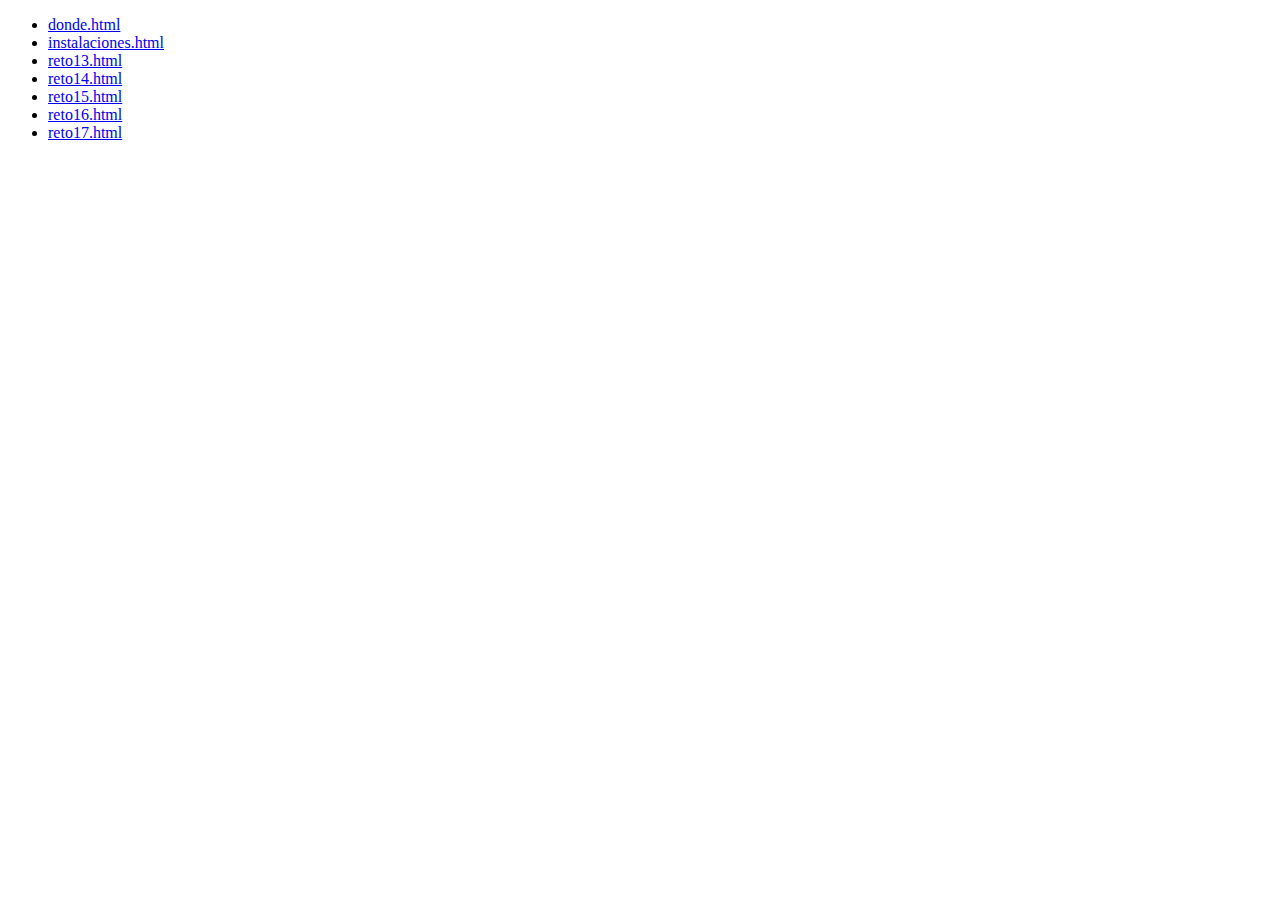
<file: index.html>
<!DOCTYPE html>
<html lang="en">
<head>
    <meta charset="UTF-8">
    <meta http-equiv="X-UA-Compatible" content="IE=edge">
    <meta name="viewport" content="width=device-width, initial-scale=1.0">
    <title>Document</title>
</head>
<body>
    <ul>
        <li><a href="./deportes/donde.html">donde.html</a></li>
        <li><a href="./deportes/instalaciones.html">instalaciones.html</a></li>
        <li><a href="./pages/reto13.html">reto13.html</a></li>
        <li><a href="./pages/reto14.html">reto14.html</a></li>
        <li><a href="./pages/reto15.html">reto15.html</a></li>
        <li><a href="./pages/reto16.html">reto16.html</a></li>
        <li><a href="./pages/reto17.html">reto17.html</a></li>
    </ul>  
</body>
</html>
</file>
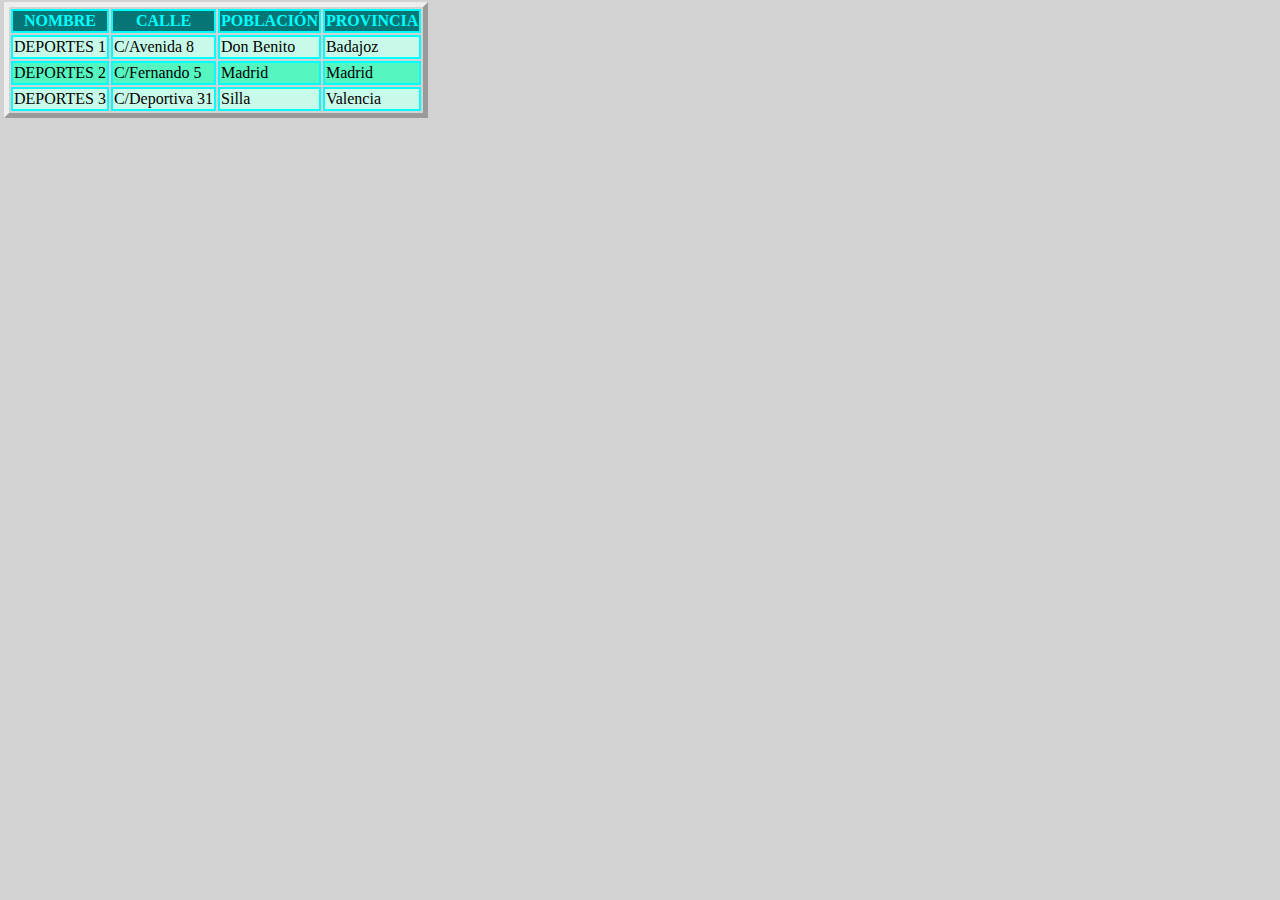
<file: deportes/donde.html>
<!DOCTYPE html>
<html lang="en">
<head>
    <meta charset="UTF-8">
    <meta http-equiv="X-UA-Compatible" content="IE=edge">
    <meta name="viewport" content="width=device-width, initial-scale=1.0">
    <title>Donde</title>
    <link rel="stylesheet" href="../css/style11.css">
</head>
<body>
    <table>
        <tr>
            <th>NOMBRE</th>
            <th>CALLE</th>
            <th>POBLACIÓN</th>
            <th>PROVINCIA</th>
        </tr>
        <tr class="pair">
            <td>DEPORTES 1</td>
            <td>C/Avenida 8</td>
            <td>Don Benito</td>
            <td>Badajoz</td>
        </tr>
        <tr class="odd">
            <td>DEPORTES 2</td>
            <td>C/Fernando 5</td>
            <td>Madrid</td>
            <td>Madrid</td>
        </tr>
        <tr class="pair">
            <td>DEPORTES 3</td>
            <td>C/Deportiva 31</td>
            <td>Silla</td>
            <td>Valencia</td>
        </tr>
    </table>
</body>
</html>
</file>
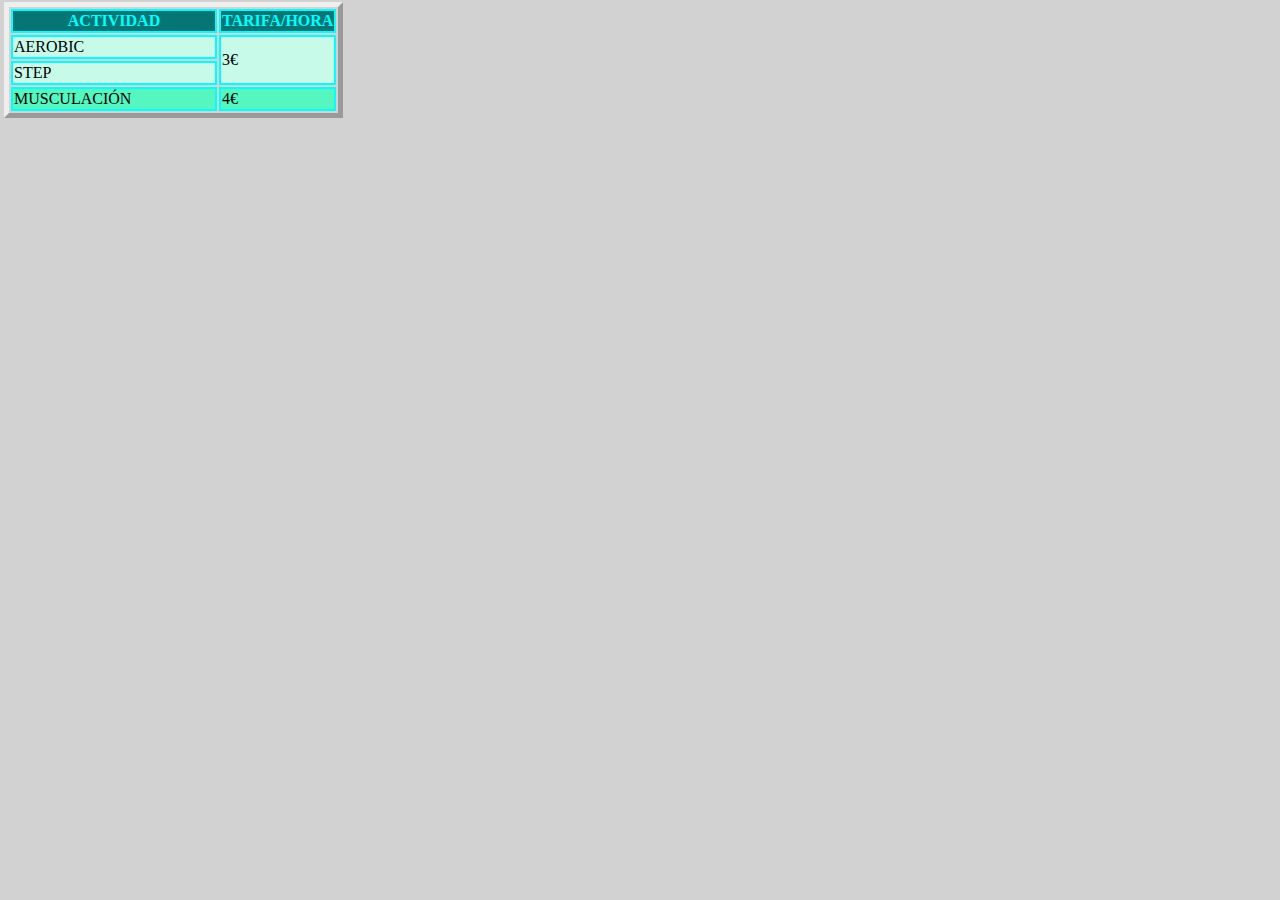
<file: deportes/instalaciones.html>
<!DOCTYPE html>
<html lang="en">
<head>
    <meta charset="UTF-8">
    <meta http-equiv="X-UA-Compatible" content="IE=edge">
    <meta name="viewport" content="width=device-width, initial-scale=1.0">
    <title>Instalaciones</title>
    <link rel="stylesheet" href="../css/style11.css">
</head>
<body>
    <table>
        <tr>
            <th class="cell-1">ACTIVIDAD</th>
            <th>TARIFA/HORA</th>
        </tr>
        <tr class="pair">
            <td class="cell-1">AEROBIC</td>
            <td rowspan="2">3€</td>
        </tr>
        <tr class="pair">
            <td>STEP</td>
        </tr>
        <tr class="odd">
            <td class="cell-1">MUSCULACIÓN</td>
            <td>4€</td>
        </tr>
    </table>
</body>
</html>
</file>
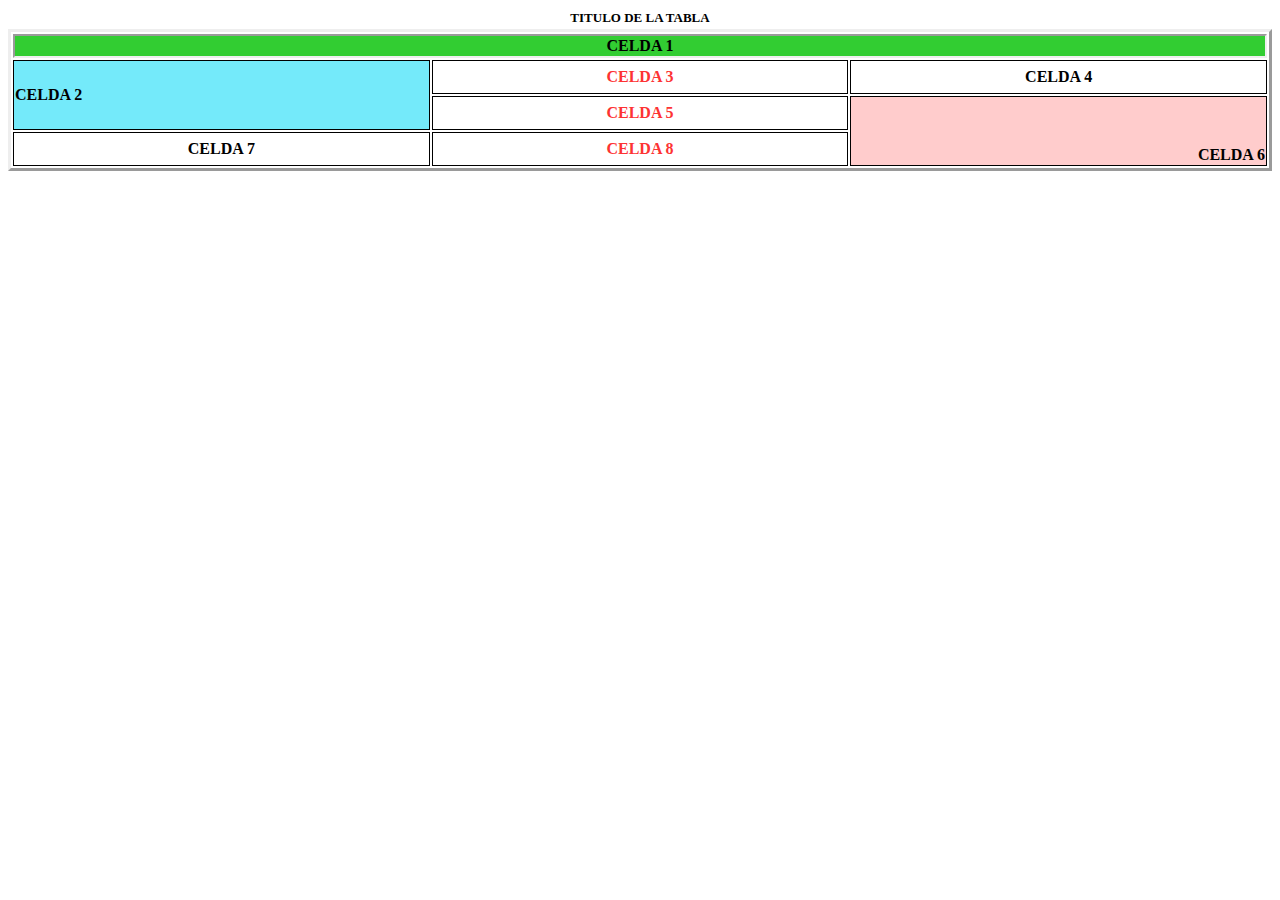
<file: pages/reto13.html>
<!DOCTYPE html>
<html lang="en">
<head>
    <meta charset="UTF-8">
    <meta http-equiv="X-UA-Compatible" content="IE=edge">
    <meta name="viewport" content="width=device-width, initial-scale=1.0">
    <title>Reto 13</title>
    <link rel="stylesheet" href="../css/style13.css">
</head>
<body>
    <h1>TITULO DE LA TABLA</h1>
    <table>
        <tr>
            <th colspan="3">CELDA 1</th>
        </tr>
        <tr>
            <td rowspan="2" id="celda-2">CELDA 2</td>
            <td class="cell-red">CELDA 3</td>
            <td>CELDA 4</td>
        </tr>
        <tr>
            <td class="cell-red">CELDA 5</td>
            <td rowspan="2" id="celda-6" class="cell-bold">CELDA 6 </td>
        </tr>
        <tr>
            <td>CELDA 7</td>
            <td class="cell-red">CELDA 8</td>
        </tr>
    </table>
</body>
</html>
</file>
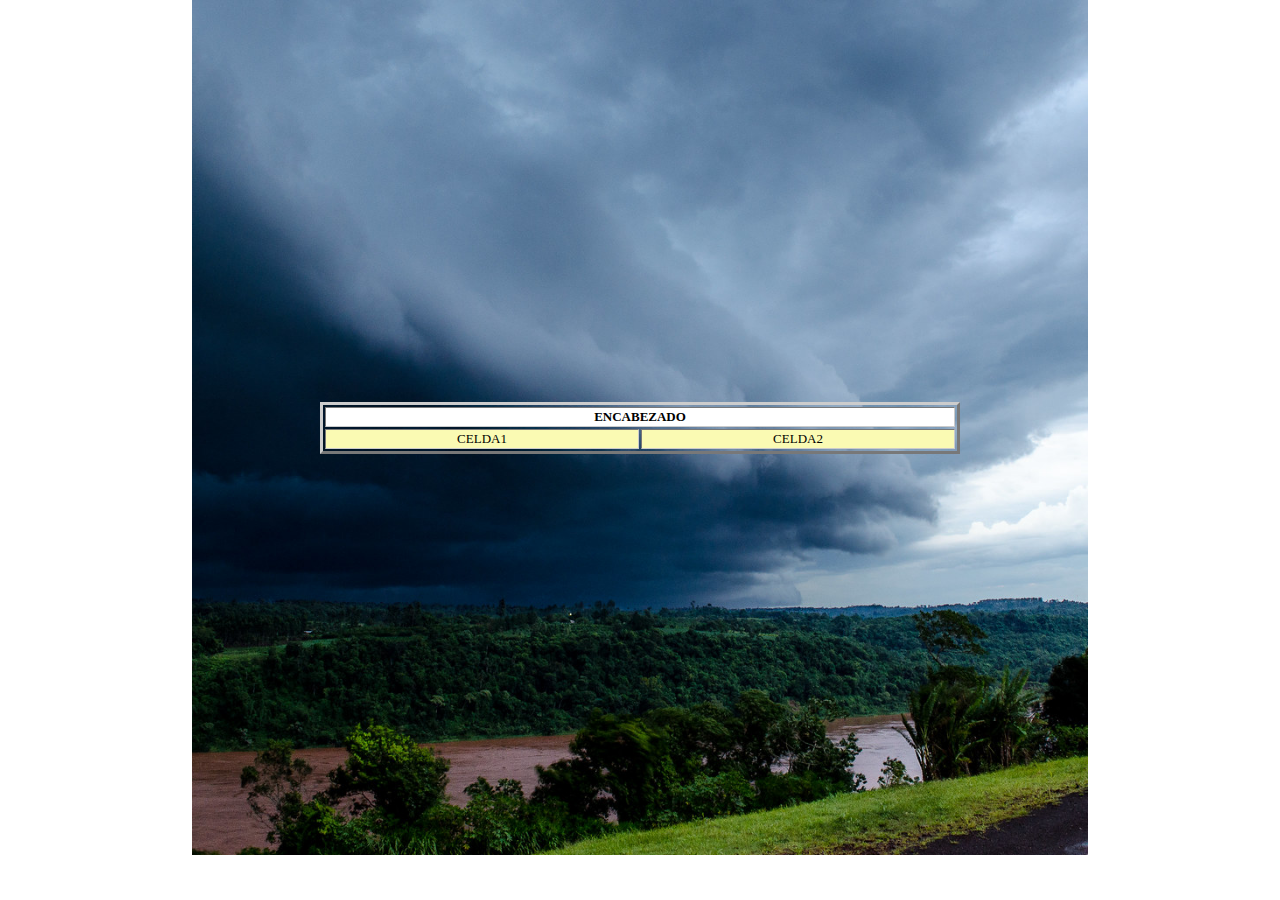
<file: pages/reto14.html>
<!DOCTYPE html>
<html lang="en">
<head>
    <meta charset="UTF-8">
    <meta http-equiv="X-UA-Compatible" content="IE=edge">
    <meta name="viewport" content="width=device-width, initial-scale=1.0">
    <title>Reto 14</title>
    <link rel="stylesheet" href="../css/style14.css">
</head>
<body>
    <div id="fondo">
        <div id="table">
            <table>
                <tr>
                    <th colspan="2">ENCABEZADO</th>
                </tr>
                <tr>
                    <td>CELDA1</td>
                    <td>CELDA2</td>
                </tr>
            </table>
        </div>
    </div>
    
</body>
</html>
</file>
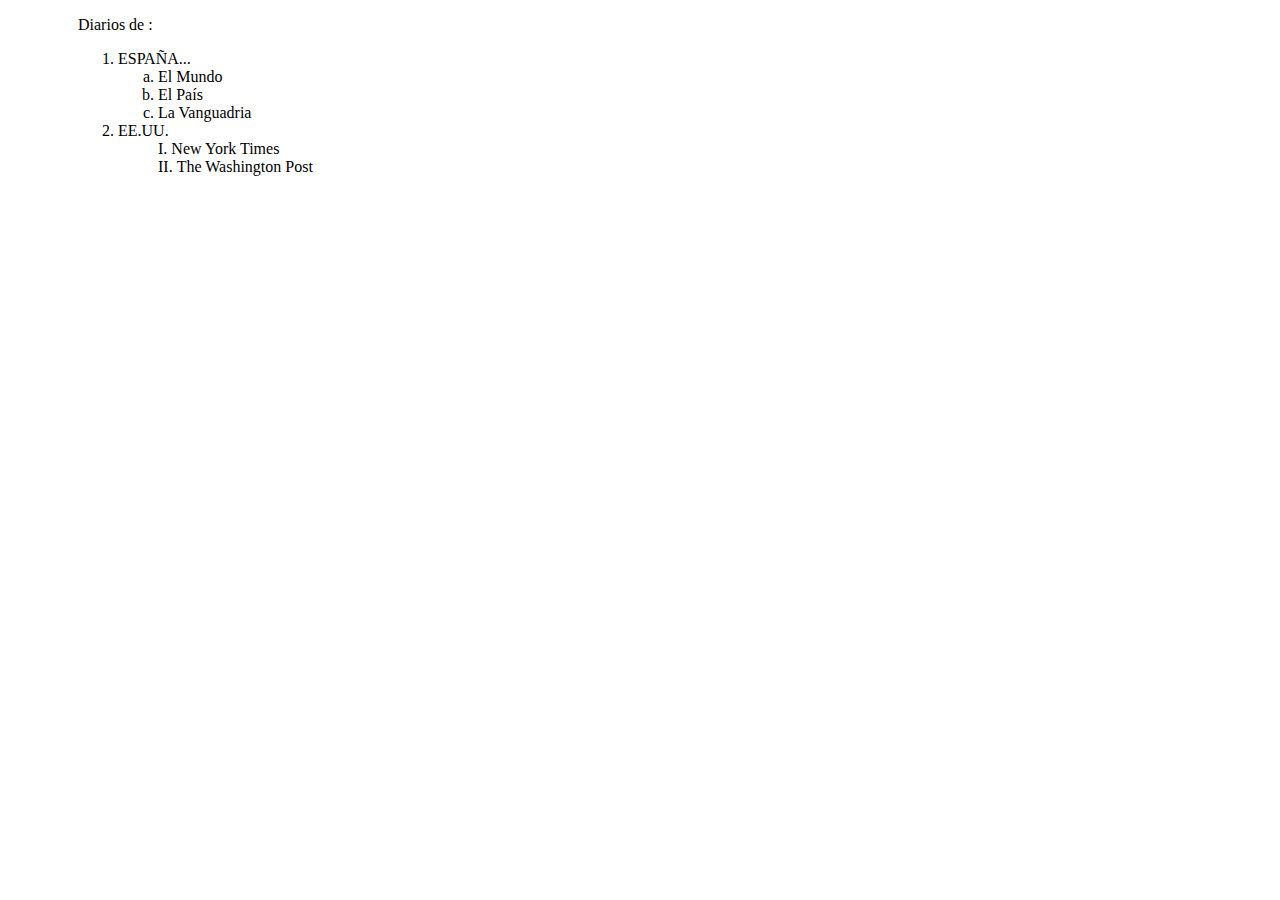
<file: pages/reto15.html>
<!DOCTYPE html>
<html lang="en">
<head>
    <meta charset="UTF-8">
    <meta http-equiv="X-UA-Compatible" content="IE=edge">
    <meta name="viewport" content="width=device-width, initial-scale=1.0">
    <title>Reto 15</title>
    <link rel="stylesheet" href="../css/style15.css">
</head>
<body>
    <p>Diarios de :</p>
        <ol class="pais">
            <li>ESPAÑA...
                <ol class="spn">
                    <li>El Mundo</li>
                    <li>El País</li>
                    <li>La Vanguadria</li>
                </ol>
            </li>
            <li>EE.UU.
                <ol class="eeuu">
                    <li> New York Times</li>
                    <li>The Washington Post</li>
                </ol>
            </li>
        </ol>
</body>
</html>
</file>
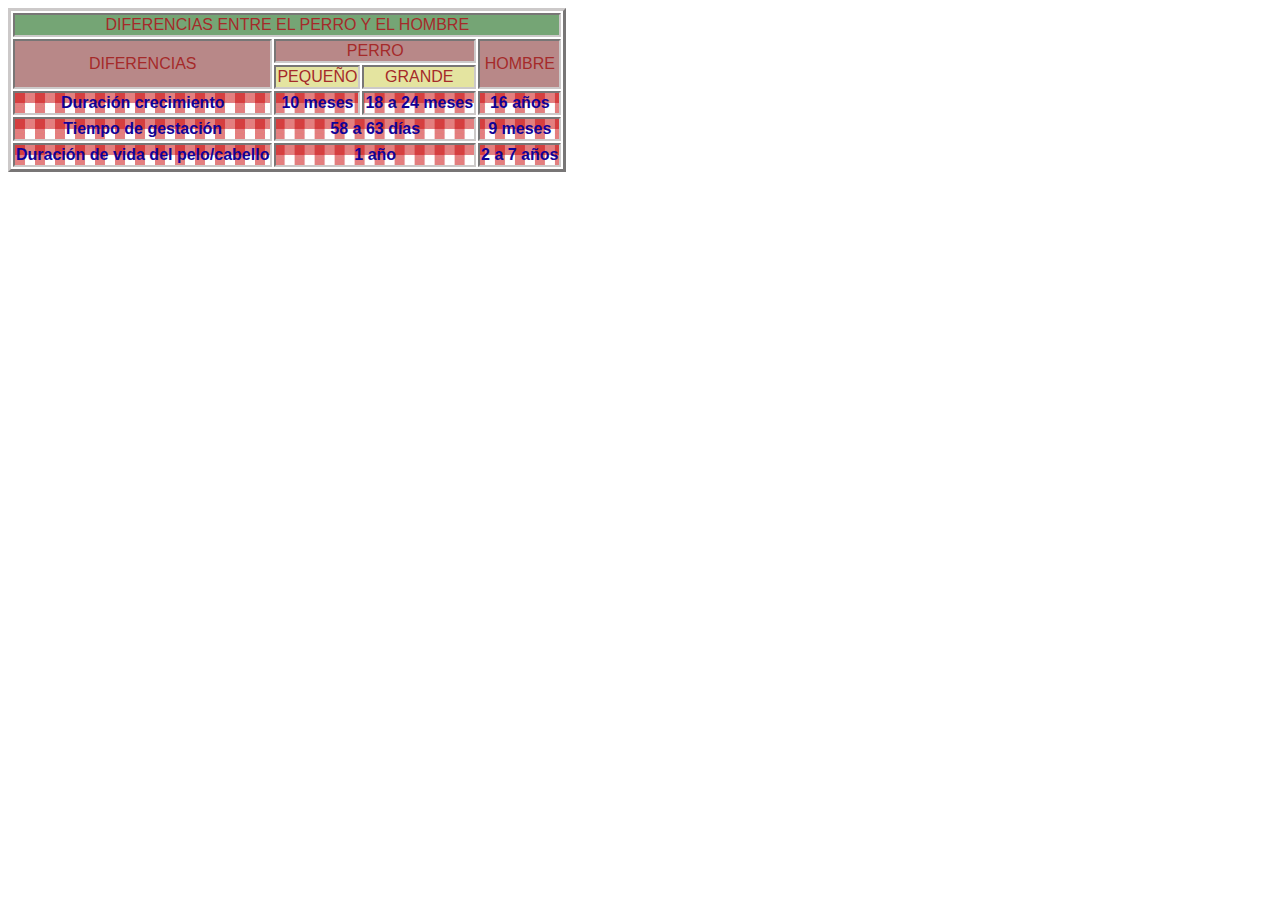
<file: pages/reto16.html>
<!DOCTYPE html>
<html lang="en">
<head>
    <meta charset="UTF-8">
    <meta http-equiv="X-UA-Compatible" content="IE=edge">
    <meta name="viewport" content="width=device-width, initial-scale=1.0">
    <title>Reto16</title>
    <link rel="stylesheet" href="../css/style16.css">
</head>
<body>
    <table>
        <tr>
            <th colspan="4">DIFERENCIAS ENTRE EL PERRO Y EL HOMBRE</th>
        </tr>
        <tr class="bg-r">
            <td rowspan="2">DIFERENCIAS</td>
            <td colspan="2">PERRO</td>
            <td rowspan="2">HOMBRE</td>
        </tr>
        <tr class="bg-y">
            <td>PEQUEÑO</td>
            <td>GRANDE</td>
        </tr>
        <tr class="bg-paw">
            <td>Duración crecimiento</td>
            <td>10 meses</td>
            <td>18 a 24 meses</td>
            <td>16 años</td>
        </tr>
        <tr class="bg-paw">
            <td>Tiempo de gestación</td>
            <td colspan="2">58 a 63 días</td>
            <td>9 meses</td>
        </tr>
        <tr class="bg-paw">
            <td>Duración de vida del pelo/cabello</td>
            <td colspan="2">1 año</td>
            <td>2 a 7 años</td>
        </tr>
    </table>
</body>
</html>
</file>
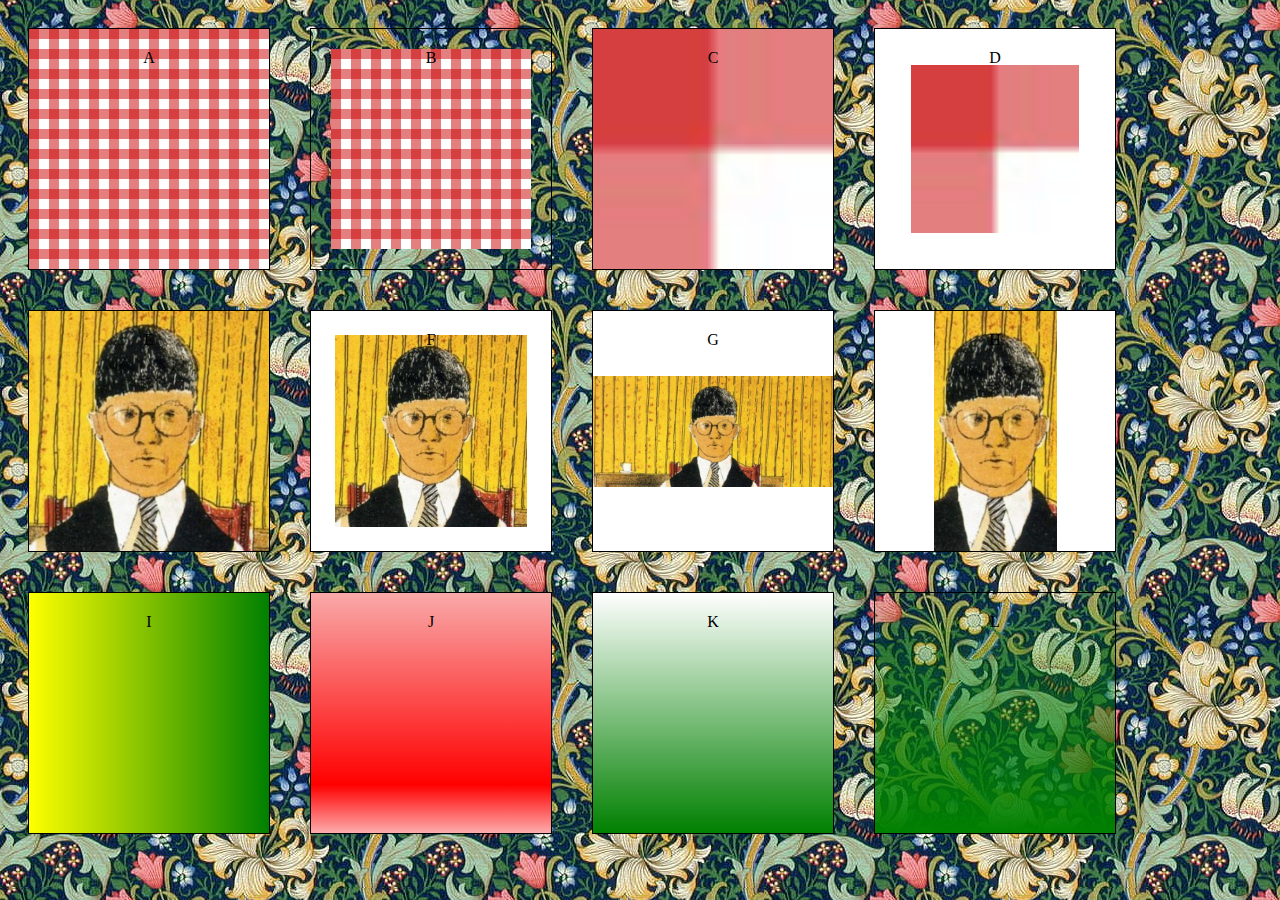
<file: pages/reto17.html>
<!DOCTYPE html>
<html lang="en">
<head>
    <meta charset="UTF-8">
    <meta http-equiv="X-UA-Compatible" content="IE=edge">
    <meta name="viewport" content="width=device-width, initial-scale=1.0">
    <title>Reto17</title>
    <link rel="stylesheet" href="../css/style17.css">
</head>
<body>
    <div id="a">A</div>
    <div id="b">B</div>
    <div id="c">C</div>
    <div id="d">D</div>
    <div id="e">E</div>
    <div id="f">F</div>
    <div id="g">G</div>
    <div id="h">H</div>
    <div id="i">I</div>
    <div id="j">J</div>
    <div id="k">K</div>
    <div id="l">L</div>
</body>
</html>
</file>
<file: css/style11.css>
body{
    margin: 2px;
    background-color: rgb(210, 210, 210);
}
table{
    border: 2px solid aqua;
    margin: 2px;
    border: outset 5px;
}
th{
    border: 2px solid aqua;
    background-color: rgb(5, 117, 117);
    color: aqua;
}
tr{
    border: 2px solid aqua;
}
td{
    border: 2px solid aqua;
}
.odd{
    background-color: rgb(85, 246, 192);
}
.pair{
    background-color: rgb(200, 250, 233);
}
.cell-1{
    width: 200px;
}
</file>
<file: css/style13.css>
h1{
    text-align: center;
    font-weight: bold;
    font-size: small;
    margin-top: 10px;
    margin-bottom: 3px;
}
table{
    border: 2px solid black;
    border: outset;
    width: 100%;
    font-weight: bold;

}
th{
    border: 1px solid black;
    border: inset 2px;
    background-color: limegreen;
}
td{
        border: 1px solid black;
        height: 30px;
        text-align: center;
}
#celda-2{
    text-align: left;
    background-color: rgb(116, 234, 250);
}
#celda-6{
    text-align: right;
    background-color: rgb(255, 204, 204);
    vertical-align: bottom;
}
.cell-red{
    color: rgb(253, 51, 51);
}
</file>
<file: css/style14.css>
body{
    display: flex;
    justify-content: center;
    align-items: center;
    margin-top: 0;
}
table{
    border: outset 3px rgb(204, 204, 204);
    font-size: small;
    width: 50vw;
}
th{
    background-color: white;
    border: inset 1px rgb(204, 204, 204);
    margin: 1px;
}
tr{
    border: inset 1px black;
    margin: 1px;
}
td{
    border: inset 1px rgb(204, 204, 204);
    background-color: rgb(250, 250, 179);
    text-align: center;
    margin: 1px;
}
#fondo{
    background-image: url(../assets/reto\ 14.jpeg);
    width: 70vw;
    height: 95vh;
    display: flex;
    background-size:cover;
    justify-content: center;
    align-items: center;
}
#table{
    float: none;
    display: flex;
    justify-content: center;
}
</file>
<file: css/style15.css>
body{
    padding-left: 70px;
}
.pais{
    list-style-type: decimal;
}
.spn{
    list-style-type: lower-latin;
}
.eeuu{
    list-style: upper-roman;
    list-style-position: inside;
}
</file>
<file: css/style16.css>
table{
    text-align: center;
    color: brown;
    font-family: Arial, Helvetica, sans-serif;
    border: outset rgb(204, 201, 201);
}
th{
    font-weight: 100;
    border: inset rgb(204, 201, 201);
}
th{
    background-color: rgb(117, 165, 117);
    border: inset rgb(204, 201, 201) 2px;
}
tr{
    border: inset rgb(204, 201, 201) 2px;
}
td{
    border: inset rgb(204, 201, 201) 2px;
}
.bg-r{
    background-color: rgb(184, 136, 136);
}
.bg-y{
    background-color: rgb(228, 228, 160);
}
.bg-paw{
    background-image: url(../assets/back_mantel.jpg);
    background-repeat: repeat;
    color: rgb(17, 2, 151);
    font-weight: bold;
}
</file>
<file: css/style17.css>
body{
    background-image: url(../assets/ac.jpg)
}
div{
    width: 200px;
    height: 200px;
    border: solid black 1px;
    float: left;
    margin: 20px;
    padding: 20px;
    text-align: center;
}
#a{
    background-image: url(../assets/back_mantel.jpg);
}
#b{
    background-image: url(../assets/back_mantel.jpg);
    background-clip:content-box;
}
#c{
    background-image: url(../assets/back_mantel.jpg);
    background-size: cover;
}
#d{
    background-image: url(../assets/back_mantel.jpg);
    background-position: center;
    background-size: 70%;
    background-repeat: no-repeat;
    background-color: white;
}
#e{
    background-image: url(../assets/dh.jpg);
    background-position: center;
    background-size: cover;
}
#f{    background-image: url(../assets/dh.jpg);
    background-position: center;
    background-size: 80%;
    background-repeat: no-repeat;
    background-color: white;}
#g{
    background-image: url(../assets/dh_2.jpg);
    background-position: center;
    background-size: contain;
    background-repeat: no-repeat;
    background-color: white;
}
#h{
    background-image: url(../assets/dh_3.jpg);
    background-position: center;
    background-size: contain;
    background-repeat: no-repeat;
    background-color: white;
}
#i{
    background-image: linear-gradient(
        to right,
        yellow,
        green
        );
}
#j{
    background-image: linear-gradient(
        to top,
        rgb(253, 173, 173) 0%,
        red 20%,
        rgb(249, 169, 169) 100%
        );
}
#k{
    background-image: linear-gradient(
        to top,
        green,
        white
        );
}
#l{
    background-image: linear-gradient(
        to top,
        green,
        rgba(255, 255, 255, 0)
        );
}
</file>
